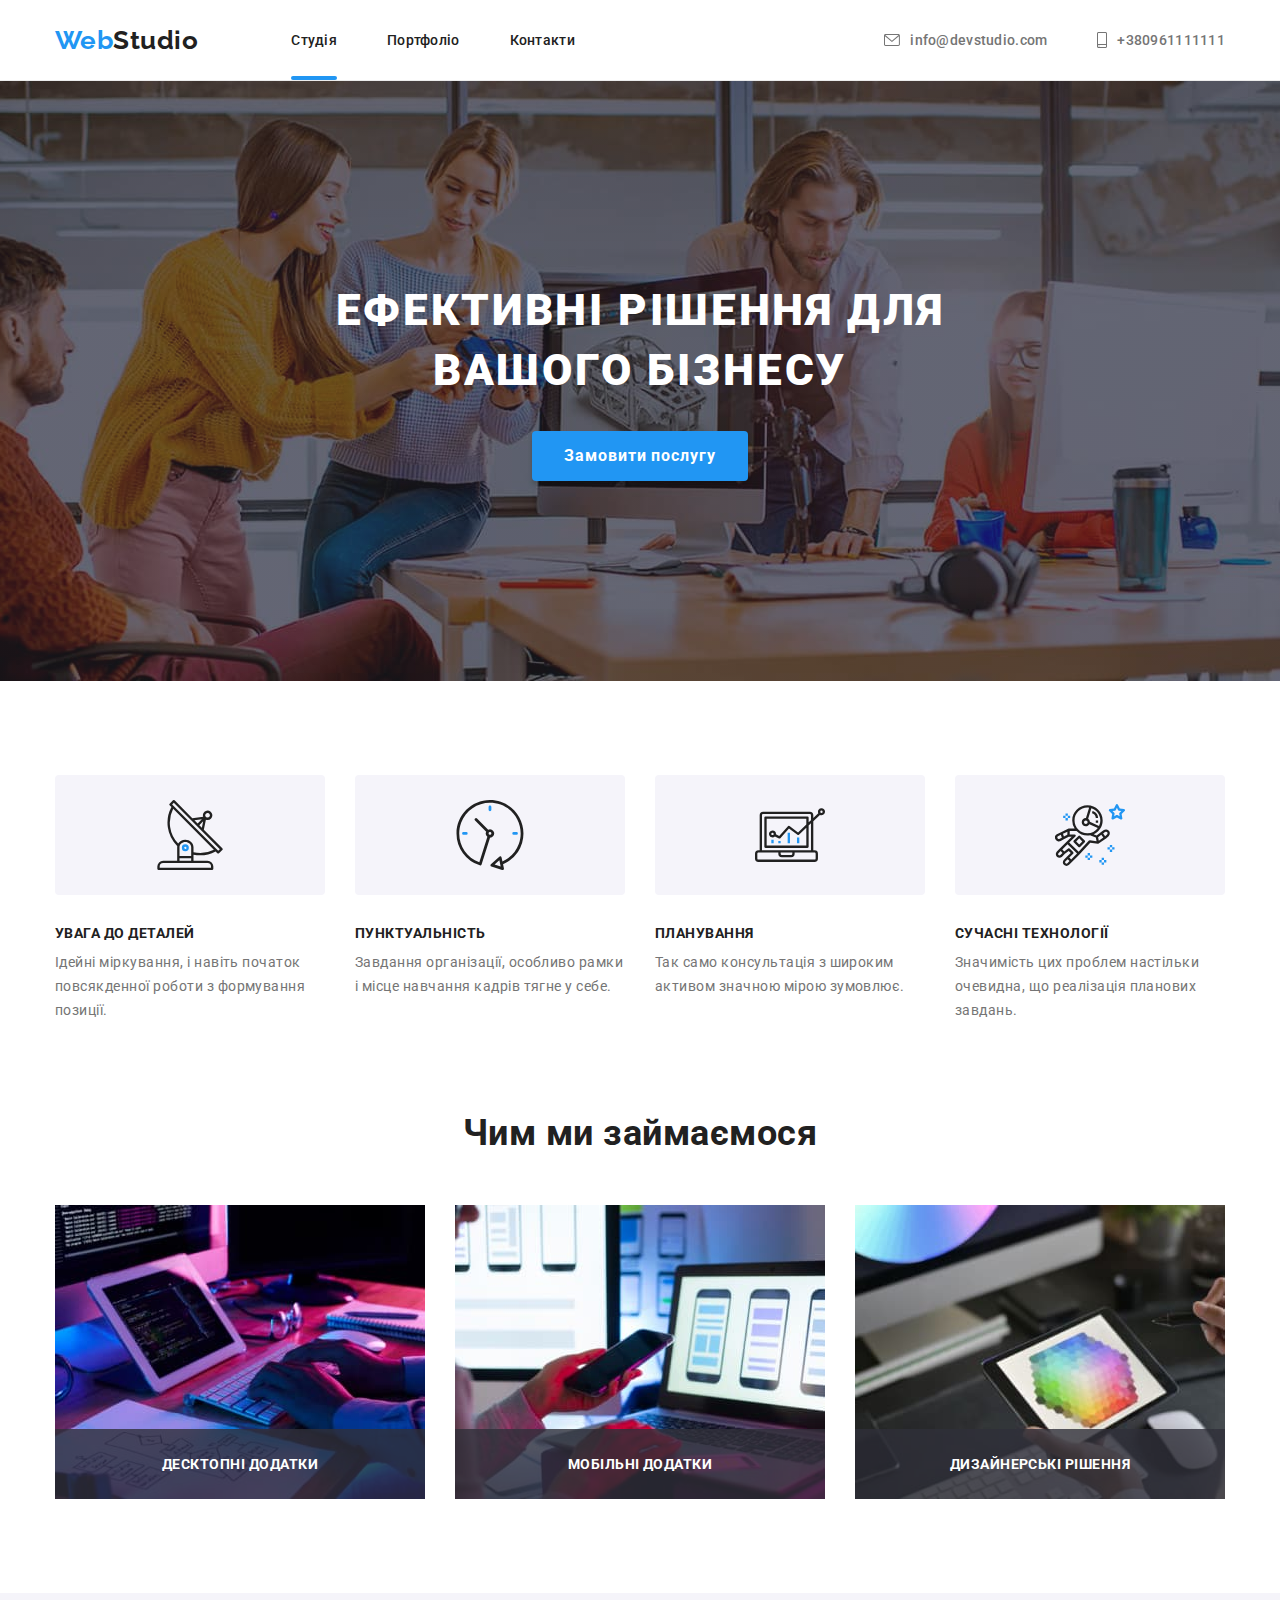
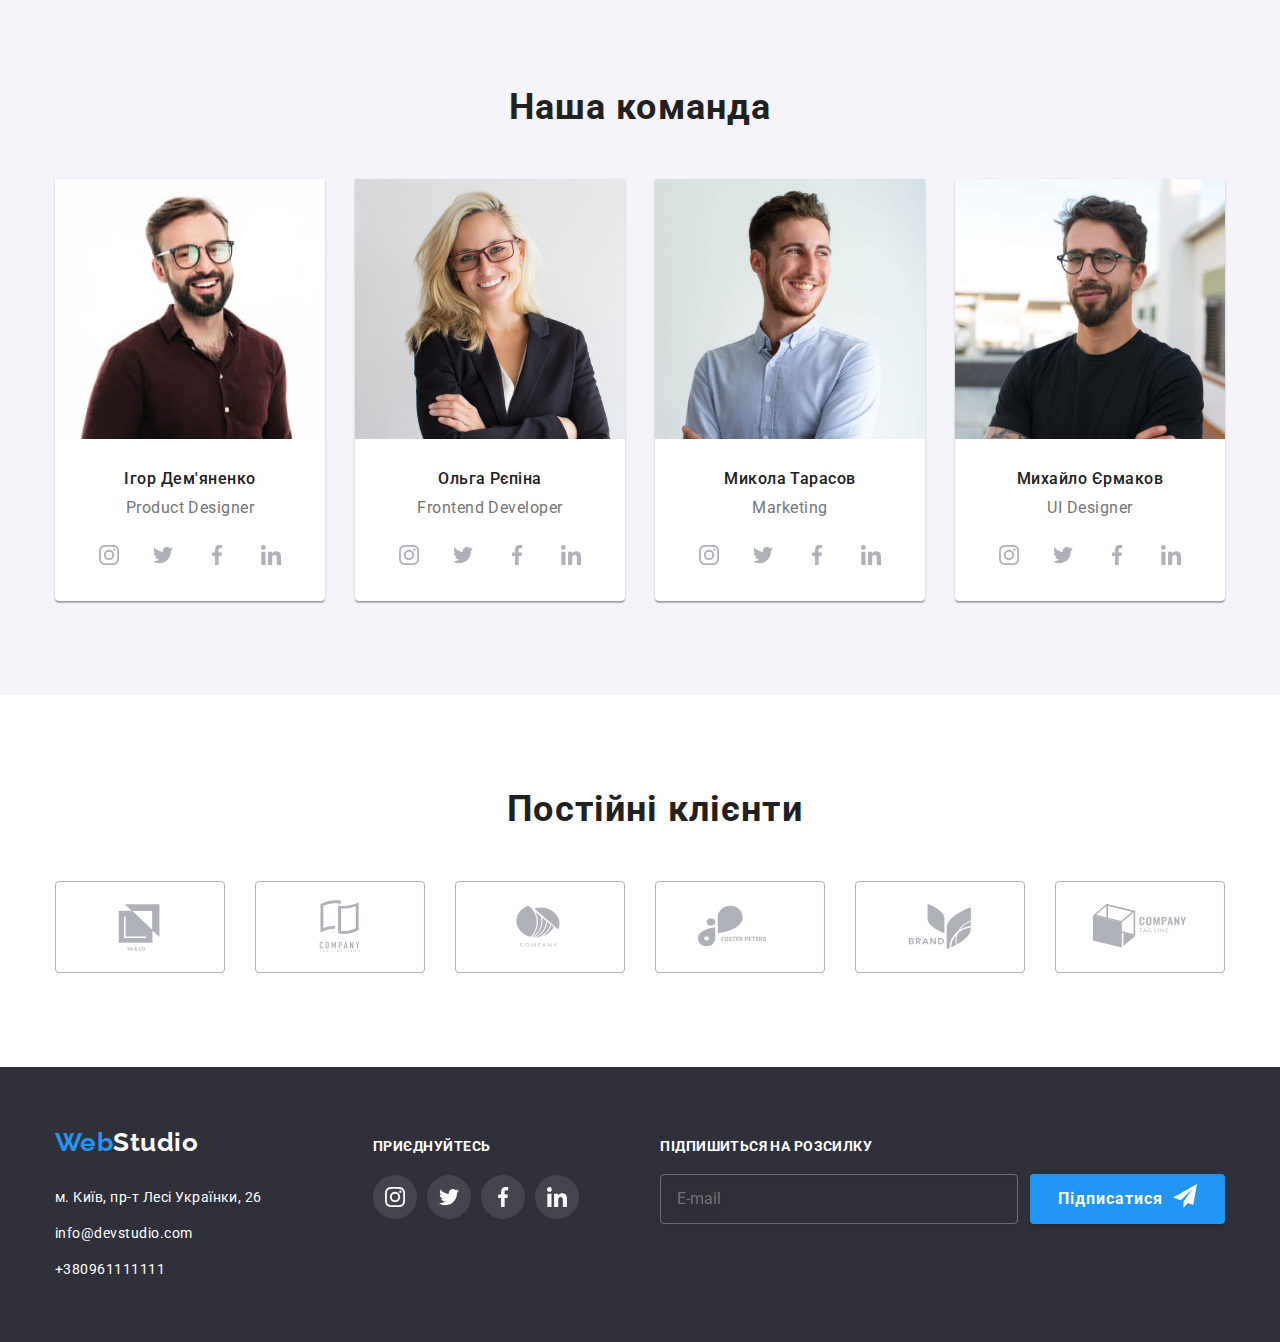
<file: index.html>
<!DOCTYPE html>
<html lang="uk">

<head>
    <meta charset="UTF-8">
    <meta http-equiv="X-UA-Compatible" content="IE=edge">
    <meta name="viewport" content="width=device-width>, initial-scale=1.0">
    <title>Studio</title>
    <!--Шрифти-->
    
    <link href="https://fonts.googleapis.com/css2?family=Oleo+Script&family=Raleway:wght@700&family=Roboto:wght@400;500;700;900&display=swap" rel="stylesheet">
   <!--Modern-normalize-->
   <link rel="stylesheet" href="https://cdn.jsdelivr.net/npm/modern-normalize@1.1.0/modern-normalize.min.css">
    <!--Стилі-->
    <link rel="stylesheet" href="./css/main.min.css">
</head>

<body class="page">
  
    <!--Шапка сторінки-->
     <header class="header">
      <div class="container">
      <div class="header__container">
        
            <!--Логотіп-->
            <a href="./index.html" lang="en" class="logo">Web<span class="logo--accent">Studio</span></a>
        
            <!--Навігація на інші сторінки-->
            <nav>
            <ul class="nav">
                <li class="nav__item"><a href="./index.html" class="nav__link nav__link--current">Студія</a></li>
                <li class="nav__item"><a href="./portfolio.html" class="nav__link">Портфоліо</a></li>
                <li class="nav__item"><a href="/Контакти" class="nav__link">Контакти</a></li>
            </ul>
            
           
            </nav>
      
            
       <!--Посилання на адресу електронної пошти та на номер телефону-->
            <ul class="header-contact">
             <li class="header-contact__item">
             
              <a class="header-contact__link" href="info@devstudio.com" >
                <svg class="header-contact__icons" width="16" height="12">
                  <use href="./images/icons.svg#icon-envelope-hover"></use>
                </svg>
                info@devstudio.com
              </a>
              
            </li>
             <li class="header-contact__item">
             
              <a class="header-contact__link" href="+380961111111" >
                <svg class="header-contact__icons" width="10" height="16">
                  <use href="./images/icons.svg#icon-smartphone"></use>
                </svg>
                +380961111111
              </a>
             
            </li>
            </ul>
            <button type="button" class="header__burger js-open-menu">
            
              <svg width="20" height="20" aria-label="Перемикач мобільного меню">
                <use href="./images/icons.svg#icon-menu"></use>
            
              </svg>
            </button>
     </div>
  </div>
    
     </header>
     
    <!--Унікальний контент сторінки-->
    <main>
        
        <!--Герой-->
        <section class="hero">
            
            <h1 class="hero__title">
              Ефективні рішення для вашого бізнесу
            </h1>
            
            <button class="hero__button button" type="button" data-modal-open>Замовити послугу</button>
           
            </div>
        
        </section>
        
     

        <!--Переваги-->
        <section class="advantages-section">
          <div class="advantages-section__container">
            
            
            <ul class="advantages-section__list">
                
                <li class="advantages-section__item">
                  <div class="advantages-section__icon">
                  <svg  width="70" height="70">
                    <use href="./images/icons.svg#icon-antenna"></use>
                  </svg>
                  </div>
                 <h2 class="advantages-section__title">УВАГА ДО ДЕТАЛЕЙ</h2>
                 <p class="advantages-section__text">Ідейні міркування, і навіть початок повсякденної роботи з формування позиції.</p>
                </li>
                <li class="advantages-section__item">
                  <div class="advantages-section__icon">
                  <svg  width="70" height="70">
                  <use href="./images/icons.svg#icon-clock"></use>
                  </svg>
                  </div>
                 <h2 class="advantages-section__title">ПУНКТУАЛЬНІСТЬ</h2>
                 <p class="advantages-section__text">Завдання організації, особливо рамки і місце навчання кадрів тягне у себе.</p> 
                </li>
                <li class="advantages-section__item">
                  <div class="advantages-section__icon">
                  <svg  width="70" height="70">
                    <use href="./images/icons.svg#icon-diagram"></use>
                  </svg>
                  </div>
                  <h2 class="advantages-section__title">ПЛАНУВАННЯ</h2>
                  <p class="advantages-section__text">Так само консультація з широким активом значною мірою зумовлює.</p>
                </li>
                <li class="advantages-section__item">
                  <div class="advantages-section__icon">
                  <svg  width="70" height="70">
                    <use href="./images/icons.svg#icon-astronaut"></use>
                  </svg>
                  </div>
                  <h2 class="advantages-section__title">СУЧАСНІ ТЕХНОЛОГІЇ</h2>
                  <p class="advantages-section__text">Значимість цих проблем настільки очевидна, що реалізація планових завдань.</p>
                </li>
                
            </ul>
            
          </div>
        </section>
      
     <!--Чим ми займаємось-->
     <section class="work-section">
      <div class="work-section__container">
       
          <h2 class="work-section__title">
             Чим ми займаємося
          </h2>
           <ul class="work-section__list">
              <li class="work-section__item">  
              <div class="work-section__thumb">
              <img 
              srcset="./images/box1-370.jpg 1x, ./images/box1-740@2x.jpg 2x" 
              src="./images/box1-370.jpg"
              alt="створення сайтів" width="370" height="294"
              >
              <div class="work-section__block">
              <p class="work-section__text">ДЕСКТОПНІ ДОДАТКИ</p>
               </div>
              </div>
              
              </li>
         
              <li class="work-section__item">
                <div class="work-section__thumb">
              <img 
              srcset="./images/box2-370.jpg 1x, ./images/box2-740@2x.jpg 2x"
              src="./images/box2-370.jpg" 
              alt="розробка мобільних додатків" width="370" height="294"
              >
              <div class="work-section__block">
                <p class="work-section__text">МОБІЛЬНІ ДОДАТКИ</p>
              </div>
                </div>
              </li>
         
              <li class="work-section__item">
                <div class="work-section__thumb">
                
              <img 
              srcset="./images/box3-370.jpg 1x, ./images/box3-740@2x.jpg 2x"
              src="./images/box3-370.jpg" 
              alt="вебдизайн" width="370" height="294"
              >
              <div class="work-section__block">
                <p class="work-section__text">ДИЗАЙНЕРСЬКІ РІШЕННЯ</p>
              </div>
              </div>
              </li>
          </ul>
        
        </div>
      </section>

      <!--Наша команда-->
      <section class="team-section">
        <div class="team-section__container">
        <h2 class="team-section__title">Наша команда</h2>
          <ul class="team-section__list">
              <li class="team-section__item">
                <picture>
                  <source srcset="./images/demyanenko.jpg 1x, ./images/demyanenko@2x.jpg 2x" media="(min-width: 1200px)"/>
                  <source srcset="./images/demyanenko-tablet.jpg 1x, ./images/demyanenko-tablet@2x.jpg 2x" media="(min-width: 768px)"/>
                  <img class="team-section__img" 
                  srcset="./images/demyanenko-mobile.jpg 1x, ./images/demyanenko-mobile@2x.jpg"
                  src="./images/demyanenko-mobile.jpg" alt="Чоловік в окулярах">
                </picture>
                 
                 <div class="team-section__block">
                 <h3 class="team-section__name">Ігор Дем'яненко</h3>
                 <p class="team-section__text">Product Designer</p>
                 <ul class="social-icon">
                  <li class="social-icon__item">
                    <div class="social-icon__place">
                    <a class="social-icon__link" href="#">
                      <svg  width="20" height="20">
                      <use href="./images/icons.svg#icon-instagram-2"></use>
                      </svg>
                    </a>
                    </div>
                  </li>
                  <li class="social-icon__item">
                    <div class="social-icon__place">
                    <a class="social-icon__link" href="#">
                    <svg width="20" height="20">
                    <use href="./images/icons.svg#icon-twitter-1"></use>
                    </svg>
                    </a>
                    </div>
                  </li>
                  <li class="social-icon__item">
                    <div class="social-icon__place">
                    <a class="social-icon__link" href="#">
                      <svg width="20" height="20">
                        <use href="./images/icons.svg#icon-facebook-1"></use>
                      </svg>
                      </a>
                      </div>
                  </li>
                  <li class="social-icon__item">
                    <div class="social-icon__place">
                    <a class="social-icon__link" href="#">
                      <svg width="20" height="20">
                      <use href="./images/icons.svg#icon-linkedin-1"></use>
                     </svg>
                    </a>
                    </div>
                  </li>
                 </ul>
                </div>
              </li>
            
              <li class="team-section__item">
                <picture>
                  <source srcset="./images/repina.jpg 1x, ./images/repina@2x.jpg 2x" media="(min-width: 1200px)" />
                  <source srcset="./images/repina-tablet.jpg 1x, ./images/repina-tablet@2x.jpg 2x" media="(min-width: 768px)" />
                  <img class="team-section__img" srcset="./images/repina-mobile.jpg 1x, ./images/repina-mobile@2x.jpg"
                    src="./images/repina-mobile.jpg " alt="Дівчина блондинка в окулярах">
                </picture>
                 
                <div class="team-section__block">
                 <h3 class="team-section__name">Ольга Рєпіна</h3>
                 <p class="team-section__text" lang="en">Frontend Developer</p>
                <ul class="social-icon">
                  <li class="social-icon__item">
                    <div class="social-icon__place">
                    <a class="social-icon__link" href="">
                      <svg width="20" height="20">
                        <use href="./images/icons.svg#icon-instagram-2"></use>
                      </svg>
                    </a>
                    </div>
                  </li>
                  <li class="social-icon__item">
                    <div class="social-icon__place">
                    <a class="social-icon__link" href="">
                      <svg width="20" height="20">
                        <use href="./images/icons.svg#icon-twitter-1"></use>
                      </svg>
                      </a>
                      
                  </li>
                  <li class="social-icon__item">
                    <div class="social-icon__place">
                    <a class="social-icon__link" href="">
                      <svg width="20" height="20">
                        <use href="./images/icons.svg#icon-facebook-1"></use>
                      </svg>
                      </a>
                      </div>
                  </li>
                  <li class="social-icon__item">
                    <div class="social-icon__place">
                    <a class="social-icon__link" href="">
                      <svg width="20" height="20">
                        <use href="./images/icons.svg#icon-linkedin-1"></use>
                      </svg>
                      </a>
                      </div>
                  </li>
                </ul>
                </div>
             </li>
            
              <li class="team-section__item">
               <picture>
  <source srcset="./images/foto3-270.jpg 1x, ./images/foto3-540@2x.jpg 2x" media="(min-width: 1200px)" />
  <source srcset="./images/tarasov-tablet.jpg 1x, ./images/tarasov-tablet@2x.jpg 2x" media="(min-width: 768px)" />
  <img class="team-section__img" srcset="./images/tarasov-mobile.jpg 1x, ./images/tarasov-mobile@2x.jpg 2x"
    src="./images/tarasov-mobile.jpg " alt="Чоловік усміхається">
               </picture>

               
                <div class="team-section__block">
                 <h3 class="team-section__name">Микола Тарасов</h3>
                 <p class="team-section__text" lang="en">Marketing</p>
                <ul class="social-icon">
                  <li class="social-icon__item">
                    <div class="social-icon__place">
                    <a class="social-icon__link" href="">
                      <svg width="20" height="20">
                        <use href="./images/icons.svg#icon-instagram-2"></use>
                      </svg>
                    </a>
                    </div>
                  </li>
                  <li class="social-icon__item">
                    <div class="social-icon__place">
                    <a class="social-icon__link" href="">
                      <svg width="20" height="20">
                        <use href="./images/icons.svg#icon-twitter-1"></use>
                      </svg>
                      </a>
                      </div>
                  </li>
                  <li class="social-icon__item">
                    <div class="social-icon__place">
                    <a class="social-icon__link" href="">
                      <svg width="20" height="20">
                        <use href="./images/icons.svg#icon-facebook-1"></use>
                      </svg>
                      </a>
                      </div>
                  </li>
                  <li class="social-icon__item">
                    <div class="social-icon__place">
                    <a class="social-icon__link" href="">
                      <svg  width="20" height="20">
                        <use href="./images/icons.svg#icon-linkedin-1"></use>
                      </svg>
                      </a>
                    </div>
                  </li>
                </ul>
                </div>
             </li>

             <li class="team-section__item">
<picture>
  <source srcset="./images/foto4-270.jpg 1x, ./images/foto4-540@2x.jpg 2x" media="(min-width: 1200px)" />
  <source srcset="./images/yermakov-tablet.jpg 1x, ./images/yermakov-tablet@2x.jpg 2x" media="(min-width: 768px)" />
  <img class="team-section__img" srcset="./images/yermakov-mobile.jpg 1x, ./images/yermakov-mobile@2x.jpg 2x"
    src="./images/yermakov-mobile.jpg " alt="Красавчик в окулярах посміхається">
</picture>
                <div class="team-section__block">
                 <h3 class="team-section__name">Михайло Єрмаков</h3>
                 <p class="team-section__text" lang="en">UI Designer</p>
                
                 <ul class="social-icon">
                  <li class="social-icon__item">
                    <div class="social-icon__place">
                    <a class="social-icon__link" href="">
                      <svg width="20" height="20">
                        <use href="./images/icons.svg#icon-instagram-2"></use>
                      </svg>
                    </a>
                    </div>
                  </li>
                  <li class="social-icon__item">
                    <div class="social-icon__place">
                    <a class="social-icon__link" href="">
                      <svg width="20" height="20">
                        <use href="./images/icons.svg#icon-twitter-1"></use>
                      </svg>
                      </a>
                      </div>
                  </li>
                  <li class="social-icon__item">
                    <div class="social-icon__place">
                    <a class="social-icon__link" href="">
                      <svg width="20" height="20">
                        <use href="./images/icons.svg#icon-facebook-1"></use>
                      </svg>
                      </a>
                      </div>
                  </li>
                  <li class="social-icon__item">
                    <div class="social-icon__place">
                    <a class="social-icon__link" href="">
                      <svg width="20" height="20">
                        <use href="./images/icons.svg#icon-linkedin-1"></use>
                      </svg>
                      </a>
                      </div>
                  </li>
                </ul>
                </div>
             </li>
             
          </ul>
        
        </div>
        </section>

        <section class="clients-section">
          <div class="clients-section__container">
           <h2 class="clients-section__title">Постійні клієнти</h2>
            <ul class="client-section__list">
              <li class="client-section__item">
                
                  <a class="client-section__icon" href="">
               <svg width="106" height="60">
               <use href="./images/icons.svg#icon-Logo1"></use>
               </svg>
              </a>
              
            </li>
              <li class="client-section__item">
                
                  <a class="client-section__icon" href="">
                <svg width="106" height="60">
                <use href="./images/icons.svg#icon-Logo2"></use>
                </svg>
                </a>
                
              </li>
              <li class="client-section__item">
               
                  <a class="client-section__icon" href="">
                <svg  width="106" height="60">
                <use href="./images/icons.svg#icon-Logo3"></use>
                </svg>
                </a>
               
              </li>
              <li class="client-item">
               
                  <a class="client-section__icon" href="">
                <svg width="106" height="60">
                  <use href="./images/icons.svg#icon-Logo4"></use>
                </svg>
                </a>
                
              </li>
              <li class="client-section__item">
               
                  <a class="client-section__icon" href="">
                <svg  width="106" height="60">
                  <use href="./images/icons.svg#icon-Logo5"></use>
                </svg>
                </a>
                
              </li>
              <li class="client-section__item">
                
                  <a class="client-section__icon" href="">
                <svg width="106" height="60">
                <use href="./images/icons.svg#icon-Logo6"></use>
                </svg>
                </a>
                
              </li>
          </ul>
          </div>
        </section>
    
      </main>
    
       <!--Підвал сторінки-->
       <footer class="footer">
        <div class="footer__container">
          <div class="footer-adress">
            <a href="./index.html" lang="en" class="logo logo__footer">Web<span class="logo__footer--accent">Studio</span></a>
           <address class="footer-address__link">
           <p class="footer-address__text">
            м. Київ, пр-т Лесі Українки, 26
           </p>
            <ul>
           <li class="footer__mail"><a href="info@devstudio.com" class="footer__contact">info@devstudio.com</a></li>
           <li><a href="+380961111111" class="footer__contact">+380961111111</a></li>
            </ul>
           </address>
          </div>

         <div class="footer__join">
          <h3 class="footer__join-title">приєднуйтесь</h3>
        <ul class="social-icon">
          <li class="social-icon__item social-icon__footer-item">
            <div class="social-icon__place social-icon__footer-place">
              <a class="social-icon__link social-icon__footer-link" href="">
                <svg width="20" height="20">
                  <use href="./images/icons.svg#icon-instagram-2"></use>
                </svg>
              </a>
            </div>
          </li>
          <li class="social-icon__item">
            <div class="social-icon__place social-icon__footer-place">
              <a class="social-icon__link social-icon__footer-link" href="">
                <svg width="20" height="20">
                  <use href="./images/icons.svg#icon-twitter-1"></use>
                </svg>
              </a>
            </div>
          </li>
          <li class="social-icon__item">
            <div class="social-icon__place social-icon__footer-place">
              <a class="social-icon__link social-icon__footer-link" href="">
                <svg width="20" height="20">
                  <use href="./images/icons.svg#icon-facebook-1"></use>
                </svg>
              </a>
            </div>
          </li>
          <li class="social-icon__item">
            <div class="social-icon__place social-icon__footer-place">
              <a class="social-icon__link social-icon__footer-link" href="">
                <svg width="20" height="20">
                  <use href="./images/icons.svg#icon-linkedin-1"></use>
                </svg>
              </a>
            </div>
          </li>
        </ul>
         </div>

        
          <div class="sign">
            <h3 class="sign__title">ПІДПИШИТЬСЯ НА РОЗСИЛКУ</h3>
            <form class="form-sign">
          
             <input class="form-sign__input" type="email" id="email" name="email" placeholder="E-mail">
             <button type="button" class="button footer-button">
              Підписатися
            <svg class="footer-button__send-icon" width="24" height="24">
              <use href="./images/icons.svg#icon-icon-send"></use>
            </svg>
            </button>
           </form>
         </div>
      </div>
      </footer>
  
   
   <div class="backdrop is-hidden" data-modal>
      <div class="modal">
        
       <button class="close" data-modal-close>
         <svg class="close__icon" width="30" height="30">
          <use href="./images/icons.svg#icon-close-1"></use>
         </svg>
       </button>
<form class="modal-form">
    <h2 class="modal-form__title">Залиште свої дані, ми вам передзвонимо</h2>
   
      <label class="modal-form__label" for="user-name">Ім'я</label>
      <div class="form-field">
        <input class="form-field__input" id="user-name" type="text" name="user-name">
       <svg class="form-field__icon" width="18" height="18">
        <use href="./images/icons.svg#icon-person-black-18dp-1"></use>
      </svg>
    </div>
      
      <label class="modal-form__label" for="tel">Телефон</label>
      <div class="form-field">
        <input class="form-field__input" id="tel" type="tel" name="tel">
        <svg class="form-field__icon" width="18" height="18">
          <use href="./images/icons.svg#icon-phone-black-18dp-1"></use>
        </svg>
      </div>
      
      <label class="modal-form__label" for="email">Пошта</label>
      <div class="form-field">
        <input class="form-field__input" id="email" type="email" name="email">
        <svg class="form-field__icon" width="18" height="18">
          <use href="./images/icons.svg#icon-email-black-18dp-1"></use>
        </svg>
      </div>
      
      <label class="modal-form__comment" for="comment">Коментар</label>
      <div class="form-field">
        
      <textarea class="form-field__textarea" name="comment" id="comment" rows="8" placeholder="Введіть текст"></textarea>
    </div>

    
      
      <div class="checkbox">
        <label for="checkbox" class="checkbox__label">
        <input 
        class="checkbox__input" 
        type="checkbox" 
        name="conditions" 
        id="checkbox"/>
        <svg class="checkbox__icon">
          <use href="./images/icons.svg#Vector"></use>
        </svg>
        Погоджуюся з розсилкою та приймаю <a href="#">Умови договору</a></label>
        
      </div>
      
      
      <button type="submit" class="button button__form">Відправити</button>
        
        </form>
      </div>
   </div>
   
   <!--мобільне меню-->
  <div class="mobile-menu js-menu-container">
  <div class="mobile-menu__container"  id="mobile-menu">
    <button class="mobile-menu__close js-close-menu">
      <svg class="mobile-menu__icon" width="40" height="40" aria-label="Перемикач мобільного меню">
        <use class="menu-button__cross" href="./images/icons.svg#icon-close_mobile"></use>
      </svg>
    </button>
    
<ul class="nav-menu">
  <li class="nav-menu__item">
    <a href="./index.html" class="nav-menu__link mobile-menu__link--current">Студія</a>
  </li>
  <li class="nav-menu__item">
    <a href="./portfolio.html" class="nav-menu__link">Портфоліо</a>
  </li>
  <li class="nav-menu__item">
    <a href="#" class="nav-menu__link">Контакти</a>
  </li>
</ul>
<ul class="contacts-menu">
  <li class="contacts-menu__item">
    <a href="tel:+380961111111" class="contacts-menu__tel"> +38 096 111 11 11 </a>
  </li>
  <li class="contacts-menu__item">
    <a href="mailto:info@devstudio.com" class="contacts-menu__mail"> info@devstudio.com </a>
  </li>
</ul>
<ul class="social-menu">
  <li class="social-menu__item">
    <a href="#" class="social-menu__link">Instagram</a>
  </li>
  <li class="social-menu__item">
    <a href="#" class="social-menu__link">Twitter</a>
  </li>
  <li class="social-menu__item">
    <a href="#" class="social-menu__link">Facebook</a>
  </li>
  <li class="social-menu__item">
    <a href="#" class="social-menu__link">LinkedIn</a>
  </li>
</ul>
</div>
   </div>

<script src="./js/modal.js"></script>
<script src="./js/mobile-menu.js"></script>
</body>

</html>
</file>
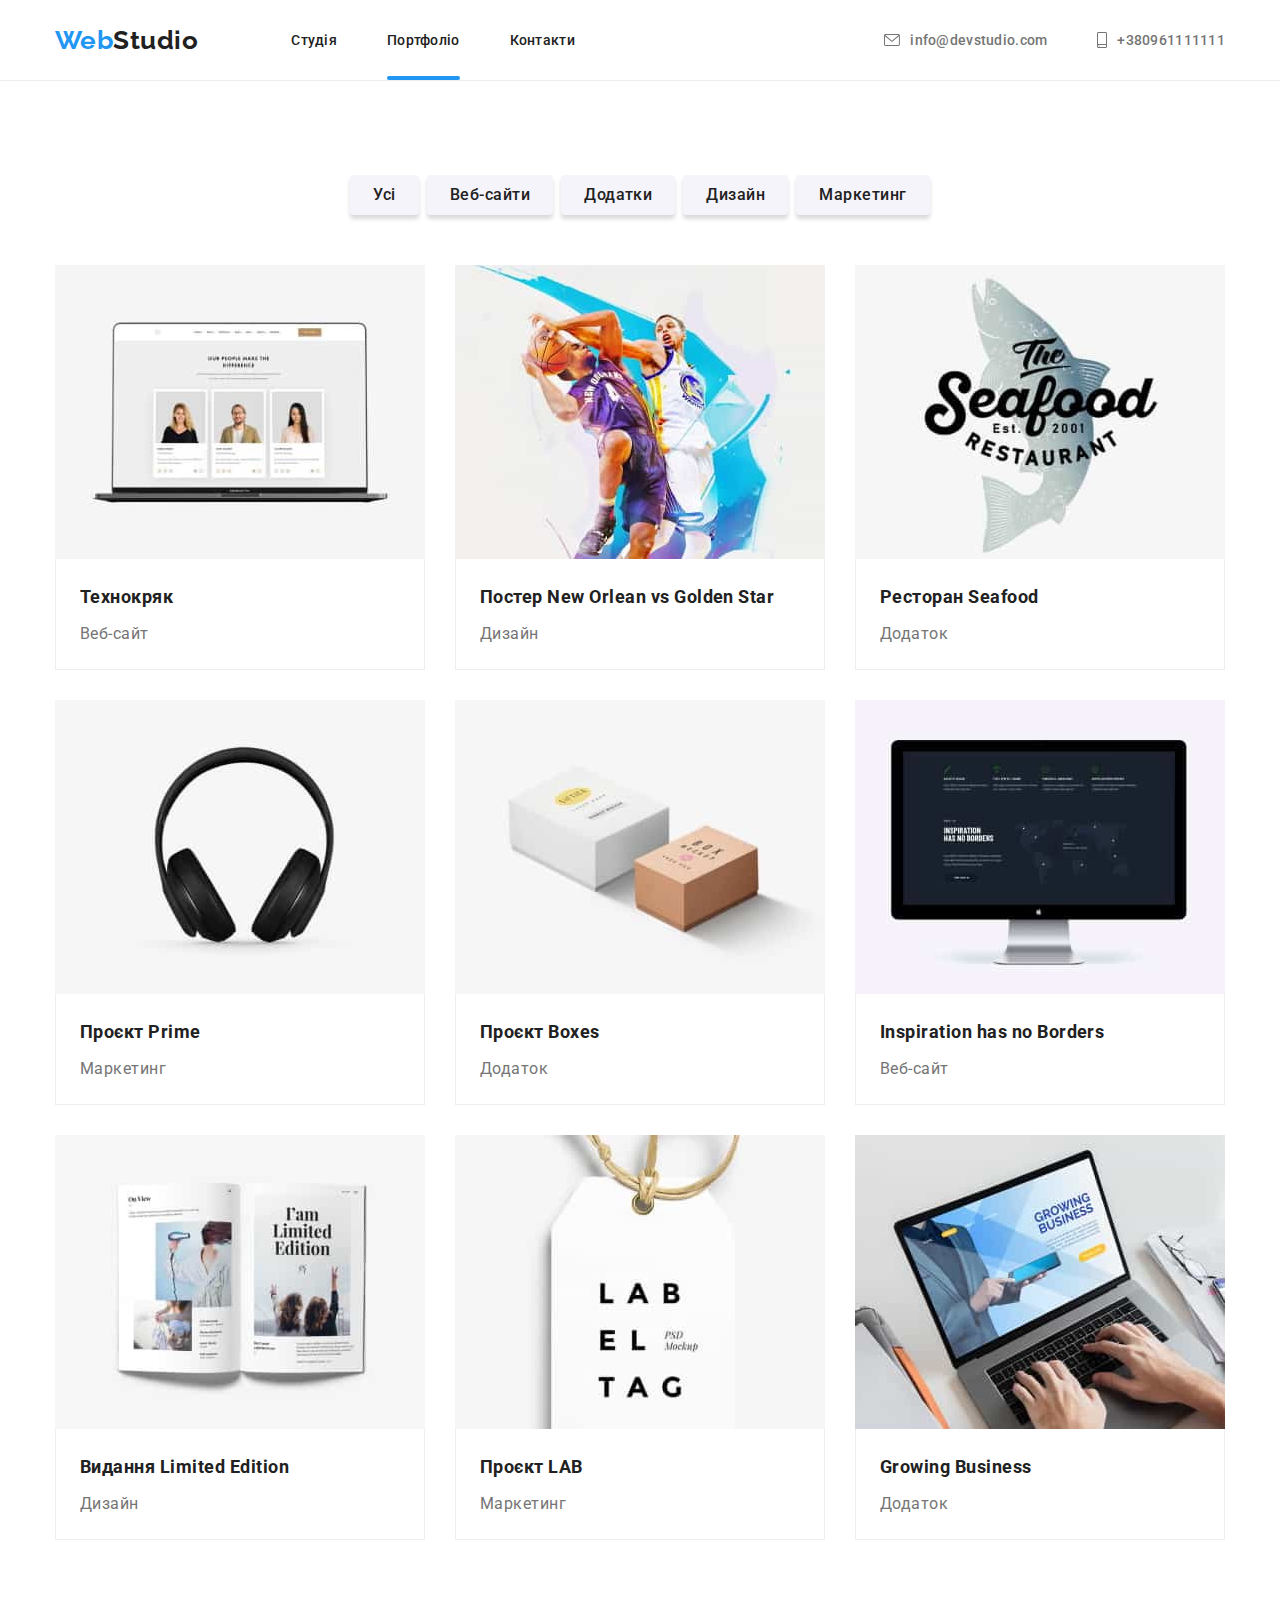
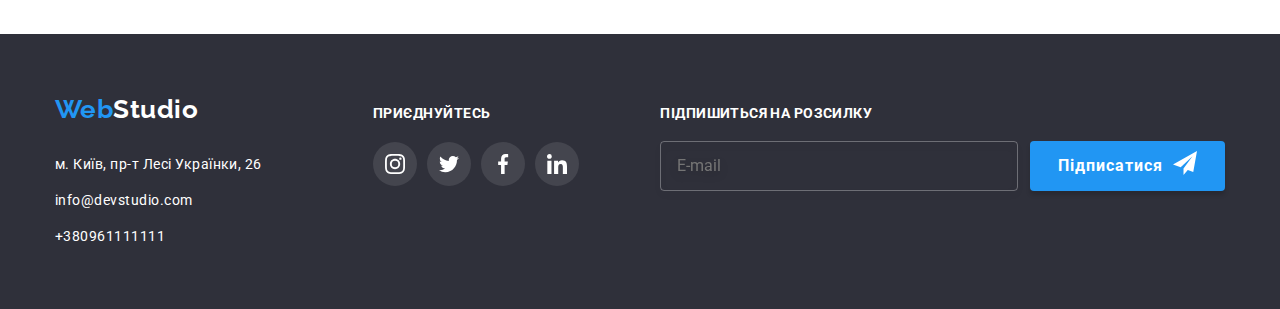
<file: portfolio.html>
<!DOCTYPE html>
<html lang="uk">

<head>
    <meta charset="UTF-8">
    <meta http-equiv="X-UA-Compatible" content="IE=edge">
    <meta name="viewport" content="width=device-width>, initial-scale=1.0">
    <title>Document</title>
    <!--Шрифти-->
    <link
        href="https://fonts.googleapis.com/css2?family=Oleo+Script&family=Raleway:wght@700&family=Roboto:wght@400;500;700;900&display=swap"
        rel="stylesheet">
    <!--Modern-normalize-->
    <link rel="stylesheet" href="https://cdn.jsdelivr.net/npm/modern-normalize@1.1.0/modern-normalize.min.css">
    <!--Стилі-->
    <link rel="stylesheet" href="./css/main.min.css">
</head>

<body class="page">

    <!--Сторінка портфоліо-->
    <h1 class="visually-hidden">portfolio-title</h1>
    <!--Шапка сторінки-->
    <header class="header">
        <div class="container">
            <div class="header__container">
    
                <!--Логотіп-->
                <a href="./index.html" lang="en" class="logo">Web<span class="logo--accent">Studio</span></a>
    
                <!--Навігація на інші сторінки-->
                <nav>
                    <ul class="nav">
                        <li class="nav__item"><a href="./index.html" class="nav__link">Студія</a></li>
                        <li class="nav__item"><a href="./index.html" class="nav__link nav__link--current">Портфоліо</a></li>
                        <li class="nav__item"><a href="/Контакти" class="nav__link">Контакти</a></li>
                    </ul>
                </nav>
    
    
                <!--Посилання на адресу електронної пошти та на номер телефону-->
                <ul class="header-contact">
                    <li class="header-contact__item">
    
                        <a class="header-contact__link" href="info@devstudio.com">
                            <svg class="header-contact__icons" width="16" height="12">
                                <use href="./images/icons.svg#icon-envelope-hover"></use>
                            </svg>
                            info@devstudio.com
                        </a>
    
                    </li>
                    <li class="header-contact__item">
    
                        <a class="header-contact__link" href="+380961111111">
                            <svg class="header-contact__icons" width="10" height="16">
                                <use href="./images/icons.svg#icon-smartphone"></use>
                            </svg>
                            +380961111111
                        </a>
    
                    </li>
                </ul>
                <button type="button" class="header__burger js-open-menu">
                
                    <svg width="40" height="40" aria-label="Перемикач мобільного меню">
                        <use href="./images/icons.svg#icon-menu"></use>
                
                    </svg>
                </button>
            </div>
        </div>
    
    </header>
    <!--Унікальний контент сторінки-->
    <main>
        <!--Заголовок секції-->
        <h2 class="visually-hidden">section-title</h2>
        <!--Фільтр на сторінці Портфоліо-->
        <section class="portfolio-section">
            <div class="portfolio-section__container">
                <div class="filter">
                    <ul class="filter__list">
                        <li class="filter__item"><button class="button filter__button" type="button">Усі</button></li>
                        <li class="filter__item"><button class="button filter__button" type="button">Веб-сайти</button></li>
                        <li class="filter__item"><button class="button filter__button" type="button">Додатки</button></li>
                        <li class="filter__item"><button class="button filter__button" type="button">Дизайн</button></li>
                        <li class="filter__item"><button class="button filter__button" type="button">Маркетинг</button></li>
                    </ul>

                </div>

                
                <ul class="projects">
                    <li class="projects__item">
                        
                        <div class="projects__card-overlay">
<picture>
    <source srcset="
                        ./images/1-370.jpg 1x,
                        ./images/1-740@2x.jpg 2x
                      " media="(min-width: 1200px)" />
    <source srcset="
                        ./images/box1-tablet.jpg    1x,
                        ./images/box1-tablet@2x.jpg 2x
                      " media="(min-width: 768px)" />
    <img srcset="
                        ./images/box1-mobile.jpg 1x,
                        ./images/box1-mobile@2x.jpg 2x
                      " src="./images/box1-mobile.jpg" alt="зображення ноутбука з сайтом" class="projects__img" />
</picture>

                          
                            <div class="projects__overlay-text">
                                <p class="projects__otherside-text">Ресурс пропонує комплексні пропозиції з різним рівнем
                                    функціоналу та сервісів. Все це дозволить відвідувачу отримати
                                    вичерпні відомості про компанію чи приватну особу.</p>
                            </div>
                        </div>
                        <div class="projects__text">
                            <h3 class="projects__title">Технокряк</h3>
                            <p class="projects__description">Веб-сайт</p>
                        </div>
                        
                    </li>

                    <li class="projects__item">
                        <div class="projects__card-overlay">
                            <picture>
                                <source srcset="
                                                    ./images/2-370.jpg 1x,
                                                    ./images/2-740@2x.jpg 2x
                                                  " media="(min-width: 1200px)" />
                                <source srcset="
                                                    ./images/box2-tablet.jpg 1x,
                                                    ./images/box2-tablet@2x.jpg 2x
                                                  " media="(min-width: 768px)" />
                                <img srcset="
                                                    ./images/box2-mobile.jpg 1x,
                                                    ./images/box2-mobile@2x.jpg 2x
                                                  " src="./images/box2-mobile.jpg" alt="постер гра в баскетбол Нью Орлеан проти Голден Стар" class="projects__img" />
                            </picture>

                            
                            <div class="projects__overlay-text">
                                <p class="projects__otherside-text">Ресурс пропонує комплексні пропозиції з різним рівнем
                                    функціоналу та сервісів. Все це
                                    дозволить відвідувачу отримати
                                    вичерпні відомості про компанію чи приватну особу.</p>
                            </div>
                        </div>
                        <div class="projects__text">
                            <h3 class="projects__title">Постер <span lang="en">New Orlean vs Golden Star</span>
                            </h3>
                            <p class="projects__description">Дизайн</p>
                        </div>
                    </li>

                    <li class="projects__item">
                        <div class="projects__card-overlay">
                          <picture>
                                   <source srcset="./images/3-370.jpg 1x,
                                                    ./images/3-740@2x.jpg 2x
                                                  "media="(min-width: 1200px)" />
                                    <source srcset="
                                                    ./images/box3-tablet.jpg    1x,
                                                    ./images/box3-tablet@2x.jpg 2x
                                                  "media="(min-width: 768px)" />
                                    <img srcset="
                                                    ./images/box3-mobile.jpg    1x,
                                                    ./images/box3-mobile@2x.jpg 2x
                                                  "src="./images/box3-mobile.jpg"
        alt="логотип риба з надписом Сі Фуд" class="projects__img" />
</picture>

                           
                            <div class="projects__overlay-text">
                                <p class="projects__otherside-text">Ресурс пропонує комплексні пропозиції з різним рівнем
                                    функціоналу та сервісів. Все це
                                    дозволить відвідувачу отримати
                                    вичерпні відомості про компанію чи приватну особу.
                                </p>
                            </div>
                        </div>
                        <div class="projects__text">
                            <h3 class="projects__title">Ресторан <span lang="en">Seafood</span></h3>

                            <p class="projects__description">Додаток</p>
                        </div>
                    </li>

                    <li class="projects__item">
                        <div class="projects__card-overlay">
                            <picture>
                                <source srcset="
                                                                                ./images/4-370.jpg 1x,
                                                                                ./images/4-740@2x.jpg 2x
                                                                              " media="(min-width: 1200px)" />
                                <source srcset="
                                                                                ./images/box4-tablet.jpg    1x,
                                                                                ./images/box4-tablet@2x.jpg 2x
                                                                              " media="(min-width: 768px)" />
                                <img srcset="
                                                                                ./images/box4-mobile.jpg    1x,
                                                                                ./images/box4-mobile@2x.jpg 2x
                                                                              " src="./images/box4-mobile.jpg" alt="навушники чорного кольору"
                                    class="projects__img" />
                            </picture>

                            
                            <div class="projects__overlay-text">
                                <p class="projects__otherside-text">Ресурс пропонує комплексні пропозиції з різним рівнем
                                    функціоналу та сервісів. Все це
                                    дозволить відвідувачу отримати
                                    вичерпні відомості про компанію чи приватну особу.
                                </p>
                            </div>
                        </div>
                        <div class="projects__text">
                            <h3 class="projects__title">Проєкт <span lang="en">Prime</span></h3>
                            <p class="projects__description">Маркетинг</p>
                        </div>
                    </li>

                    <li class="projects__item">
                        <div class="projects__card-overlay">
<picture>
    <source srcset="
                                                                                ./images/5-370.jpg 1x,
                                                                                ./images/5-740@2x.jpg 2x
                                                                              " media="(min-width: 1200px)" />
    <source srcset="
                                                                                ./images/box5-tablet.jpg    1x,
                                                                                ./images/box5-tablet@2x.jpg 2x
                                                                              " media="(min-width: 768px)" />
    <img srcset="
                                                                                ./images/box5-mobile.jpg    1x,
                                                                                ./images/box5-mobile@2x.jpg 2x
                                                                              " src="./images/box5-mobile.jpg"
        alt="Дві картонні коробки" class="projects__img" />
</picture>

                           
                            <div class="projects__overlay-text">
                                <p class="projects__otherside-text">Ресурс пропонує комплексні пропозиції з різним рівнем
                                    функціоналу та сервісів. Все це
                                    дозволить відвідувачу отримати
                                    вичерпні відомості про компанію чи приватну особу.
                                </p>
                            </div>
                        </div>
                        <div class="projects__text">
                            <h3 class="projects__title">Проєкт <span lang="en">Boxes</span></h3>
                            <p class="projects__description">Додаток</p>
                        </div>
                    </li>

                    <li class="projects__item">
                        <div class="projects__card-overlay">
<picture>
    <source srcset="
                                                                                ./images/6-370.jpg 1x,
                                                                                ./images/6-740@2x.jpg 2x
                                                                              " media="(min-width: 1200px)" />
    <source srcset="
                                                                                ./images/box6-tablet.jpg    1x,
                                                                                ./images/box6-tablet@2x.jpg 2x
                                                                              " media="(min-width: 768px)" />
    <img srcset="
                                                                                ./images/box6-mobile.jpg    1x,
                                                                                ./images/box6-mobile@2x.jpg 2x
                                                                              " src="./images/box6-mobile.jpg"
        alt="Моноблок Apple з зображенням карти світу" class="projects__img" />
</picture>

                            
                            <div class="projects__overlay-text">
                                <p class="projects__otherside-text">Ресурс пропонує комплексні пропозиції з різним рівнем
                                    функціоналу та сервісів. Все це
                                    дозволить відвідувачу отримати
                                    вичерпні відомості про компанію чи приватну особу.
                                </p>
                            </div>
                        </div>
                        <div class="projects__text">
                            <h3 class="projects__title" lang="en">Inspiration has no Borders</h3>
                            <p class="projects__description">Веб-сайт</p>
                        </div>

                    </li>

                    <li class="projects__item">
                        <div class="projects__card-overlay">
<picture>
    <source srcset="
                                                                                ./images/7-370.jpg 1x,
                                                                                ./images/7-740@2x.jpg 2x
                                                                              " media="(min-width: 1200px)" />
    <source srcset="
                                                                                ./images/box7-tablet.jpg    1x,
                                                                                ./images/box7-tablet@2x.jpg 2x
                                                                              " media="(min-width: 768px)" />
    <img srcset="
                                                                                ./images/box7-mobile.jpg    1x,
                                                                                ./images/box7-mobile@2x.jpg 2x
                                                                              " src="./images/box7-mobile.jpg"
        alt="Журнал з надписом Лімітед едішен з зображенням дівчат" class="projects__img" />
</picture>

                            
                            <div class="projects__overlay-text">
                                <p class="projects__otherside-text">Ресурс пропонує комплексні пропозиції з різним рівнем
                                    функціоналу та сервісів. Все це
                                    дозволить відвідувачу отримати
                                    вичерпні відомості про компанію чи приватну особу.
                                </p>
                            </div>
                        </div>
                        <div class="projects__text">
                            <h3 class="projects__title">Видання <span lang="en">Limited Edition</span></h3>
                            <p class="projects__description">Дизайн</p>
                        </div>
                    </li>

                    <li class="projects__item">
                        <div class="projects__card-overlay">
                            <picture>
                                <source srcset="
                                                                                                            ./images/8-370.jpg 1x,
                                                                                                            ./images/8-740@2x.jpg 2x
                                                                                                          " media="(min-width: 1200px)" />
                                <source srcset="
                                                                                                            ./images/box8-tablet.jpg    1x,
                                                                                                            ./images/box8-tablet@2x.jpg 2x
                                                                                                          " media="(min-width: 768px)" />
                                <img srcset="
                                                                                                            ./images/box8-mobile.jpg    1x,
                                                                                                            ./images/box8-mobile@2x.jpg 2x
                                                                                                          " src="./images/box8-mobile.jpg"
                                    alt="Бірка з надписом Lab El Tag" class="projects__img" />
                            </picture>
                            
                            <div class="projects__overlay-text">
                                <p class="projects__otherside-text">Ресурс пропонує комплексні пропозиції з різним рівнем
                                    функціоналу та сервісів. Все це
                                    дозволить відвідувачу отримати
                                    вичерпні відомості про компанію чи приватну особу.
                                </p>
                            </div>
                        </div>
                        <div class="projects__text">
                            <h3 class="projects__title">Проєкт <span lang="en">LAB</span></h3>
                            <p class="projects__description">Маркетинг</p>
                        </div>
                    </li>

                    <li class="projects__item">
                        <div class="projects__card-overlay">
                            <picture>
                                <source srcset="
                                                                                                                                        ./images/9-370.jpg 1x,
                                                                                                                                        ./images/9-740@2x.jpg 2x
                                                                                                                                      "
                                    media="(min-width: 1200px)" />
                                <source srcset="
                                                                                                                                        ./images/box9-tablet.jpg    1x,
                                                                                                                                        ./images/box9-tablet@2x.jpg 2x
                                                                                                                                      "
                                    media="(min-width: 768px)" />
                                <img srcset="
                                                                                                                                        ./images/box9-mobile.jpg    1x,
                                                                                                                                        ./images/box9-mobile@2x.jpg 2x
                                                                                                                                      "
                                    src="./images/box9-mobile.jpg" alt="Руки чоловіка друкують на клавіатурі ноутбука, на екрані зображення частини чоловіка з планшетом" class="projects__img" />
                            </picture>
                            
                            <div class="projects__overlay-text">
                                <p class="projects__otherside-text">Ресурс пропонує комплексні пропозиції з різним рівнем
                                    функціоналу та сервісів. Все це
                                    дозволить відвідувачу отримати
                                    вичерпні відомості про компанію чи приватну особу.
                                </p>
                            </div>
                        </div>
                        <div class="projects__text">
                            <h3 class="projects__title" lang="en">Growing Business</h3>
                            <p class="projects__description">Додаток</p>
                        </div>
                    </li>

                </ul>

            </div>
        </section>
    </main>

    <!--Підвал сторінки-->

<footer class="footer">
    <div class="footer__container">
        <div class="footer-adress">
            <a href="./index.html" lang="en" class="logo logo__footer">Web<span
                    class="logo__footer--accent">Studio</span></a>
            <address class="footer-address__link">
                <p class="footer-address__text">
                    м. Київ, пр-т Лесі Українки, 26
                </p>
                <ul>
                    <li class="footer__mail"><a href="info@devstudio.com" class="footer__contact">info@devstudio.com</a>
                    </li>
                    <li><a href="+380961111111" class="footer__contact">+380961111111</a></li>
                </ul>
            </address>
        </div>

        <div class="footer__join">
            <h3 class="footer__join-title">приєднуйтесь</h3>
            <ul class="social-icon">
                <li class="social-icon__item social-icon__footer-item">
                    <div class="social-icon__place social-icon__footer-place">
                        <a class="social-icon__link social-icon__footer-link" href="">
                            <svg width="20" height="20">
                                <use href="./images/icons.svg#icon-instagram-2"></use>
                            </svg>
                        </a>
                    </div>
                </li>
                <li class="social-icon__item">
                    <div class="social-icon__place social-icon__footer-place">
                        <a class="social-icon__link social-icon__footer-link" href="">
                            <svg width="20" height="20">
                                <use href="./images/icons.svg#icon-twitter-1"></use>
                            </svg>
                        </a>
                    </div>
                </li>
                <li class="social-icon__item">
                    <div class="social-icon__place social-icon__footer-place">
                        <a class="social-icon__link social-icon__footer-link" href="">
                            <svg width="20" height="20">
                                <use href="./images/icons.svg#icon-facebook-1"></use>
                            </svg>
                        </a>
                    </div>
                </li>
                <li class="social-icon__item">
                    <div class="social-icon__place social-icon__footer-place">
                        <a class="social-icon__link social-icon__footer-link" href="">
                            <svg width="20" height="20">
                                <use href="./images/icons.svg#icon-linkedin-1"></use>
                            </svg>
                        </a>
                    </div>
                </li>
            </ul>
        </div>


        <div class="sign">
            <h3 class="sign__title">ПІДПИШИТЬСЯ НА РОЗСИЛКУ</h3>
            <form class="form-sign">

                <input class="form-sign__input" type="email" id="email" name="email" placeholder="E-mail">
                <button type="button" class="button footer-button">
                    Підписатися
                    <svg class="footer-button__send-icon" width="24" height="24">
                        <use href="./images/icons.svg#icon-icon-send"></use>
                    </svg>
                </button>
            </form>
        </div>
    </div>
</footer>

   

</body>

</html>
</file>
<file: css/main.min.css>
:root{--primary-text-color: #757575;--secondary-text-color: #212121;--accent-color: #2196F3;--white-color: #FFFFFF;--background-color-main: #F5F5F5;--background-color-secondary: #2F303A;--filter-button-color: #F5F4FA}.visually-hidden{position:absolute;white-space:nowrap;width:1px;height:1px;overflow:hidden;border:0;padding:0;clip:rect(0 0 0 0);-webkit-clip-path:inset(50%);clip-path:inset(50%);margin:-1px}.page{color:var(--primary-text-color);font-family:Roboto,sans-serif;font-style:normal;letter-spacing:.03em;font-weight:400;background-color:var(--white-color);margin-left:0;margin-right:0}.page .modal-open{overflow:hidden}h1,h2,h3,h4,p{margin-top:0px;margin-bottom:0px}ul{margin:0;padding:0;list-style-type:none}textarea{resize:none}*,*::before,*::after{-webkit-box-sizing:border-box;box-sizing:border-box}ul{list-style:none}img{display:block;max-width:100%;height:auto}button{margin:0 auto;display:block}.advantages-section{padding-top:60px;padding-bottom:60px}@media screen and (min-width: 1200px){.advantages-section{padding-top:94px;padding-bottom:0px}}.advantages-section__container{max-width:480px;padding-left:15px;padding-right:15px;margin-left:auto;margin-right:auto;-webkit-box-align:center;-ms-flex-align:center;align-items:center}@media screen and (min-width: 768px)and (max-width: 1199px){.advantages-section__container{max-width:768px}}@media screen and (min-width: 1200px){.advantages-section__container{max-width:1200px}}.advantages-section__title{color:var(--secondary-text-color);font-size:14px;line-height:1.143;font-weight:700;margin-bottom:10px;margin-top:0;text-align:center}@media screen and (min-width: 768px){.advantages-section__title{text-align:left}}.advantages-section__text{line-height:1.714;font-size:14px}.advantages-section__list{display:block}@media screen and (min-width: 768px){.advantages-section__list{display:-webkit-box;display:-ms-flexbox;display:flex;-ms-flex-wrap:wrap;flex-wrap:wrap;gap:30px}}@media screen and (min-width: 1200px){.advantages-section__list{-webkit-box-align:start;-ms-flex-align:start;align-items:start;-ms-flex-wrap:nowrap;flex-wrap:nowrap}}.advantages-section__item{max-width:450px;margin-bottom:30px}@media screen and (min-width: 768px){.advantages-section__item{width:354px}}@media screen and (min-width: 1200px){.advantages-section__item{-ms-flex-preferred-size:calc((100% - 60px)/3);flex-basis:calc((100% - 60px)/3);width:270px;height:120px}}.advantages-section__icon{height:120px;background-color:#f5f4fa;border-radius:4px;margin-bottom:30px;display:-webkit-box;display:-ms-flexbox;display:flex;-webkit-box-pack:center;-ms-flex-pack:center;justify-content:center;-webkit-box-align:center;-ms-flex-align:center;align-items:center}.button{color:var(--white-color);background-color:var(--accent-color);border:none;font-weight:700;font-size:16px;line-height:1.88;cursor:pointer;font-family:inherit;border-radius:4px;letter-spacing:.06em;-webkit-box-shadow:0px 4px 4px rgba(0,0,0,.15);box-shadow:0px 4px 4px rgba(0,0,0,.15);-webkit-transition-duration:250ms;transition-duration:250ms;-webkit-transition-timing-function:cubic-bezier(0.4, 0, 0.2, 1);transition-timing-function:cubic-bezier(0.4, 0, 0.2, 1);-webkit-transition-property:background-color,color,-webkit-box-shadow;transition-property:background-color,color,-webkit-box-shadow;transition-property:background-color,color,box-shadow;transition-property:background-color,color,box-shadow,-webkit-box-shadow}.button:active{color:var(--background-color-secondary)}.button:hover,.button:focus{background-color:#188ce8;color:var(--white-color);-webkit-box-shadow:0px 4px 4px rgba(0,0,0,.15);box-shadow:0px 4px 4px rgba(0,0,0,.15)}.hero__button{padding:10px 32px}.footer-button{padding:10px 28px;display:-webkit-box;display:-ms-flexbox;display:flex}@media screen and (min-width: 1200px){.footer-button{margin-left:12px}}.footer-button .footer-button__send-icon{margin-left:10px}.button__form{padding:10px 32px}.filter__button{color:var(--secondary-text-color);background-color:var(--filter-button-color);font-weight:500;font-size:16px;line-height:1.625;letter-spacing:.03em;border-radius:4px;border:1px solid rgba(0,0,0,0);padding:6px 22px}.filter__button:active{color:var(--white-color)}.checkbox{-webkit-box-pack:center;-ms-flex-pack:center;justify-content:center;display:-webkit-box;display:-ms-flexbox;display:flex;font-size:12px;line-height:1.17;letter-spacing:.03em;font-weight:400;margin-bottom:30px}@media screen and (min-width: 1200px){.checkbox{font-size:14px;line-height:1.71}}.checkbox .checkbox__label{position:relative}.checkbox .checkbox__input{-webkit-appearance:none;-moz-appearance:none;appearance:none;margin-right:12px}.checkbox .checkbox__icon{fill:rgba(0,0,0,0);border:.2px solid var(--secondary-text-color);position:absolute;-webkit-transform:translate(-50%);transform:translate(-50%);top:-2px;left:0px;width:16px;height:15px;border-radius:2px}@media screen and (min-width: 1200px){.checkbox .checkbox__icon{top:4px}}.checkbox__input:checked+.checkbox__icon{fill:var(--white-color);border:rgba(0,0,0,0);background-color:var(--accent-color)}.clients-section__container{max-width:480px;padding-left:15px;padding-right:15px;margin-left:auto;margin-right:auto;-webkit-box-align:center;-ms-flex-align:center;align-items:center}@media screen and (min-width: 768px)and (max-width: 1199px){.clients-section__container{max-width:768px}}@media screen and (min-width: 1200px){.clients-section__container{max-width:1200px}}.clients-section__title{color:var(--secondary-text-color);font-size:28px;line-height:1.18;text-align:center;letter-spacing:.03em;margin-bottom:30px;font-weight:700}@media screen and (min-width: 1200px){.clients-section__title{width:1200px;margin-top:0;font-size:36px;line-height:1.166;margin-bottom:50px}}.client-section__list{gap:30px;-ms-flex-wrap:wrap;flex-wrap:wrap;display:-webkit-box;display:-ms-flexbox;display:flex;-webkit-box-pack:center;-ms-flex-pack:center;justify-content:center}@media screen and (min-width: 768px){.client-section__list{margin-top:0;margin-bottom:0}}@media screen and (min-width: 1200px){.client-section__list{-ms-flex-wrap:nowrap;flex-wrap:nowrap}}.client-section__item{-ms-flex-preferred-size:calc((100% - 60px)/2);flex-basis:calc((100% - 60px)/2)}@media screen and (min-width: 768px){.client-section__item{-ms-flex-preferred-size:calc((100% - 60px)/3);flex-basis:calc((100% - 60px)/3)}}@media screen and (min-width: 1200px){.client-section__item{-ms-flex-preferred-size:calc((100% - 150px)/6);flex-basis:calc((100% - 150px)/6)}}.client-section__icon{display:-webkit-box;display:-ms-flexbox;display:flex;width:100%;height:100%;-webkit-box-align:center;-ms-flex-align:center;align-items:center;-webkit-box-pack:center;-ms-flex-pack:center;justify-content:center;border:1px solid #afb1b8;border-radius:4px;cursor:pointer;fill:#afb1b8;width:210px;height:92px;-webkit-transition-duration:250ms;transition-duration:250ms;-webkit-transition-timing-function:cubic-bezier(0.4, 0, 0.2, 1);transition-timing-function:cubic-bezier(0.4, 0, 0.2, 1);-webkit-transition-property:fill,border;transition-property:fill,border}.client-section__icon:hover,.client-section__icon:focus{fill:var(--accent-color);border:1px solid #2196f3}@media screen and (min-width: 768px){.client-section__icon{width:226px}}@media screen and (min-width: 1200px){.client-section__icon{width:170px}}.modal-form{max-width:370px;margin-left:auto;margin-right:auto}@media screen and (min-width: 1200px){.modal-form{max-width:448px}}.modal-form .modal-form__label{font-size:12px;line-height:1.166}.modal-form .modal-form__title{display:block;text-align:center;font-size:20px;line-height:1.5;letter-spacing:.03em;margin-bottom:12px;font-weight:700;color:var(--secondary-text-color)}@media screen and (min-width: 1200px){.modal-form .modal-form__title{line-height:1.15}}.modal-form .modal-form __comment{font-size:12px;line-height:1.166;color:var(--primary-text-color)}.form-field__input{height:40px;width:100%;margin:0;padding:0 12px 0 42px;border-radius:4px;border:1px solid rgba(33,33,33,.2)}.form-field__input::-webkit-input-placeholder{color:var(--primary-text-color)}.form-field__input::-moz-placeholder{color:var(--primary-text-color)}.form-field__input:-ms-input-placeholder{color:var(--primary-text-color)}.form-field__input::-ms-input-placeholder{color:var(--primary-text-color)}.form-field__input::placeholder{color:var(--primary-text-color)}.form-field__input:hover{cursor:pointer}.form-field__input:focus{outline:1px solid var(--accent-color)}.form-field{position:relative;margin-top:4px;margin-bottom:10px}.form-field .form-field__icon{position:absolute;top:50%;-webkit-transform:translateY(-50%);transform:translateY(-50%);left:12px}.form-field__input:focus+.form-field__icon{fill:var(--accent-color)}.form-field__textarea{width:100%;height:120px;border:1px solid rgba(33,33,33,.2);font-size:12px;line-height:1.166;padding-left:16px;padding-top:16px}.form-field__textarea::-webkit-input-placeholder{font-size:12px;line-height:1.166;color:rgba(117,117,117,.5)}.form-field__textarea::-moz-placeholder{font-size:12px;line-height:1.166;color:rgba(117,117,117,.5)}.form-field__textarea:-ms-input-placeholder{font-size:12px;line-height:1.166;color:rgba(117,117,117,.5)}.form-field__textarea::-ms-input-placeholder{font-size:12px;line-height:1.166;color:rgba(117,117,117,.5)}.form-field__textarea::placeholder{font-size:12px;line-height:1.166;color:rgba(117,117,117,.5)}.form-field__textarea:hover{cursor:pointer}.form-field__textarea:focus{outline:1px solid var(--accent-color)}.hero{padding:118px 30px;max-width:480px;margin:0 auto;background-color:var(--background-color-secondary);background-image:-webkit-gradient(linear, left top, right top, from(rgba(47, 48, 58, 0.4)), to(rgba(47, 48, 58, 0.4))),url("../images/Header-img.jpg");background-image:linear-gradient(to right, rgba(47, 48, 58, 0.4), rgba(47, 48, 58, 0.4)),url("../images/Header-img.jpg");background-repeat:no-repeat;background-size:cover;background-position:center;text-align:center}@media(min-device-pixel-ratio: 2),(-webkit-min-device-pixel-ratio: 2),(min-resolution: 192dpi),(min-resolution: 2dppx){.hero{background-image:-webkit-gradient(linear, left top, right top, from(rgba(47, 48, 58, 0.4)), to(rgba(47, 48, 58, 0.4))),url("../images/Header-img@2x.jpg");background-image:linear-gradient(to right, rgba(47, 48, 58, 0.4), rgba(47, 48, 58, 0.4)),url("../images/Header-img@2x.jpg")}}@media screen and (min-width: 767px){.hero{max-width:768px;padding:118px 60px;background-image:-webkit-gradient(linear, left top, right top, from(rgba(47, 48, 58, 0.4)), to(rgba(47, 48, 58, 0.4))),url("../images/tablet-img.jpg");background-image:linear-gradient(to right, rgba(47, 48, 58, 0.4), rgba(47, 48, 58, 0.4)),url("../images/tablet-img.jpg");background-size:cover}}@media screen and (min-width: 767px)and (min-device-pixel-ratio: 2),screen and (min-width: 767px)and (-webkit-min-device-pixel-ratio: 2),screen and (min-width: 767px)and (min-resolution: 192dpi),screen and (min-width: 767px)and (min-resolution: 2dppx){.hero{background-image:-webkit-gradient(linear, left top, right top, from(rgba(47, 48, 58, 0.4)), to(rgba(47, 48, 58, 0.4))),url("../images/tablet-img@2x.jpg");background-image:linear-gradient(to right, rgba(47, 48, 58, 0.4), rgba(47, 48, 58, 0.4)),url("../images/tablet-img@2x.jpg")}}@media screen and (min-width: 961px){.hero{max-width:1600px;padding:200px 0;min-height:600px;background-color:var(--background-color-secondary);background-image:-webkit-gradient(linear, left top, right top, from(rgba(47, 48, 58, 0.4)), to(rgba(47, 48, 58, 0.4))),url("../images/Img.jpg");background-image:linear-gradient(to right, rgba(47, 48, 58, 0.4), rgba(47, 48, 58, 0.4)),url("../images/Img.jpg");background-size:cover}}@media screen and (min-width: 961px)and (min-device-pixel-ratio: 2),screen and (min-width: 961px)and (-webkit-min-device-pixel-ratio: 2),screen and (min-width: 961px)and (min-resolution: 192dpi),screen and (min-width: 961px)and (min-resolution: 2dppx){.hero{background-image:-webkit-gradient(linear, left top, right top, from(rgba(47, 48, 58, 0.4)), to(rgba(47, 48, 58, 0.4))),url("../images/Img@2x.jpg");background-image:linear-gradient(to right, rgba(47, 48, 58, 0.4), rgba(47, 48, 58, 0.4)),url("../images/Img@2x.jpg")}}.hero__title{color:var(--white-color);font-weight:900;font-size:26px;line-height:1.62;text-align:center;letter-spacing:.06em;max-width:360px;margin:0 auto;margin-bottom:30px;text-transform:uppercase}@media screen and (min-width: 1200px){.hero__title{max-width:696px;font-size:44px;line-height:1.36}}.logo{color:var(--accent-color);font-family:Raleway,sans-serif;font-size:24px;line-height:1.17;text-decoration:none;font-weight:700;margin-right:0;display:block;margin-right:0}@media screen and (min-width: 768px){.logo{margin-right:88px}}@media screen and (min-width: 1200px){.logo{margin-right:93px;font-size:26px;line-height:1.19;text-align:right}}.logo--accent{color:var(--secondary-text-color)}.logo:active{color:var(--secondary-text-color)}.logo__footer--accent{color:var(--white-color)}.logo__footer{margin-bottom:28px}@media screen and (min-width: 768px){.logo__footer{margin-left:115px}}@media screen and (min-width: 1200px){.logo__footer{margin-left:0}}.mobile-menu{position:fixed;background-color:#fff;top:0;left:0;width:100vw;height:100vh;padding:48px 40px;display:-webkit-box;display:-ms-flexbox;display:flex;-webkit-box-orient:vertical;-webkit-box-direction:normal;-ms-flex-direction:column;flex-direction:column;overflow-y:scroll;z-index:999;-webkit-transform:translateX(100%);transform:translateX(100%);-webkit-transition:-webkit-transform 250ms cubic-bezier(0.4, 0, 0.2, 1);transition:-webkit-transform 250ms cubic-bezier(0.4, 0, 0.2, 1);transition:transform 250ms cubic-bezier(0.4, 0, 0.2, 1);transition:transform 250ms cubic-bezier(0.4, 0, 0.2, 1), -webkit-transform 250ms cubic-bezier(0.4, 0, 0.2, 1);-webkit-box-shadow:0px 1px 3px rgba(0,0,0,.16),0px 1px 1px rgba(0,0,0,.08),0px 2px 1px rgba(0,0,0,.04);box-shadow:0px 1px 3px rgba(0,0,0,.16),0px 1px 1px rgba(0,0,0,.08),0px 2px 1px rgba(0,0,0,.04)}.mobile-menu.is-open{-webkit-transform:translateX(0);transform:translateX(0)}@media screen and (max-width: 459px){.mobile-menu{padding:40px 25px}}@media screen and (min-width: 768px){.mobile-menu{display:none}}.mobile-menu__close{position:absolute;top:21px;right:25px;width:30px;height:30px;border:none;background-color:rgba(0,0,0,0);display:-webkit-box;display:-ms-flexbox;display:flex;cursor:pointer}.mobile-menu__icon{margin:auto;right:50%;-webkit-box-align:center;-ms-flex-align:center;align-items:center;cursor:pointer}.mobile-menu__icon:hover,.mobile-menu__icon:focus{fill:var(--accent-color)}@media screen and (max-width: 320px){.mobile-menu__icon{padding:40px 25px}}@media screen and (min-width: 768px){.mobile-menu__icon{display:none}}.nav-menu{padding-left:0;list-style:none;margin-bottom:306px}.nav-menu .nav-menu__item{margin-bottom:32px;font-size:40px}.nav-menu .nav-menu__link{font-size:40px;line-height:1.175;color:#212121;letter-spacing:.02em;font-weight:500;-webkit-transition:color 250ms cubic-bezier(0.4, 0, 0.2, 1);transition:color 250ms cubic-bezier(0.4, 0, 0.2, 1);text-decoration:none}.nav-menu .nav-menu__link:hover,.nav-menu .nav-menu__link:focus{fill:var(--accent-color)}.contacts-menu{margin-bottom:64px}.contacts-menu .contacts-menu__tel{font-weight:500;font-size:34px;line-height:1.18;letter-spacing:.02em;color:#2196f3;text-decoration:none}.contacts-menu .contacts-menu__tel:hover,.contacts-menu .contacts-menu__tel:focus{color:#2196f3}.contacts-menu .contacts-menu__mail{color:#757575;font-weight:500;font-size:24px;line-height:1.166;letter-spacing:.02em;text-decoration:none}.contacts-menu .contacts-menu__mail:hover,.contacts-menu .contacts-menu__mail:focus{color:#2196f3}.contacts-menu .contacts-menu__item{margin-bottom:32px}.social-menu{display:-webkit-box;display:-ms-flexbox;display:flex;gap:10px}.social-menu .social-menu__item{border-right:1px solid rgba(33,33,33,.2);padding-right:10px}.social-menu .social-menu__item:last-child{border:none}.social-menu .social-menu__link{text-decoration:none;font-size:18px;line-height:1.222;color:var(--accent-color)}.backdrop{position:fixed;z-index:2;top:0;left:0;width:100%;height:100%;position:fixed;background-color:rgba(0,0,0,.2);opacity:1;-webkit-transition:opacity 250ms cubic-bezier(0.4, 0, 0.2, 1);transition:opacity 250ms cubic-bezier(0.4, 0, 0.2, 1);overflow-y:scroll}.backdrop.is-hidden{opacity:0;pointer-events:none}.backdrop.is-hidden .modal{position:absolute;top:50%;left:50%;-webkit-transform:translate(-50%, -50%) scale(0) rotateZ(0deg);transform:translate(-50%, -50%) scale(0) rotateZ(0deg)}.modal{background-color:var(--white-color);padding:40px;max-width:450px;width:100%;position:absolute;top:93px;left:50%;-webkit-transform:translateX(-50%);transform:translateX(-50%);-webkit-transition:-webkit-transform 250ms cubic-bezier(0.4, 0, 0.2, 1);transition:-webkit-transform 250ms cubic-bezier(0.4, 0, 0.2, 1);transition:transform 250ms cubic-bezier(0.4, 0, 0.2, 1);transition:transform 250ms cubic-bezier(0.4, 0, 0.2, 1), -webkit-transform 250ms cubic-bezier(0.4, 0, 0.2, 1);-webkit-box-shadow:0px 1px 3px rgba(0,0,0,.12),0px 2px 4px rgba(0,0,0,.14),0px 4px 8px rgba(0,0,0,.2);box-shadow:0px 1px 3px rgba(0,0,0,.12),0px 2px 4px rgba(0,0,0,.14),0px 4px 8px rgba(0,0,0,.2);overflow-y:auto;border-radius:4px}@media screen and (min-width: 768px){.modal{top:50%;-webkit-transform:translate(-50%, -50%);transform:translate(-50%, -50%)}}@media screen and (min-width: 1200px){.modal{max-width:528px;-webkit-transform:translate(-50%, -50%) scale(1) rotateZ(360deg);transform:translate(-50%, -50%) scale(1) rotateZ(360deg)}}.close{position:absolute;top:8px;right:8px;width:30px;height:30px;border:1px solid rgba(0,0,0,.1);border-radius:50%;display:-webkit-box;display:-ms-flexbox;display:flex;cursor:pointer}.close .close__icon{margin:auto;width:18px;height:18px;right:50%;-webkit-box-align:center;-ms-flex-align:center;align-items:center;cursor:pointer}.close:hover,.close:focus{fill:var(--accent-color)}.filter{margin-bottom:40px}@media screen and (min-width: 768px){.filter{margin-bottom:30px}}@media screen and (min-width: 1200px){.filter{margin-bottom:50px}}.filter .filter__item{margin-bottom:15px}@media screen and (min-width: 768px){.filter .filter__item{margin:0}}.filter .filter__list{font-weight:500;font-size:16px;line-height:1.625;font-family:inherit;width:80%;display:-webkit-box;display:-ms-flexbox;display:flex;-ms-flex-wrap:wrap;flex-wrap:wrap;padding:0;list-style:none;gap:8px}@media screen and (min-width: 768px){.filter .filter__list{width:100%;-webkit-box-pack:center;-ms-flex-pack:center;justify-content:center}}.portfolio-section__container{max-width:480px;padding-left:15px;padding-right:15px;margin-left:auto;margin-right:auto;-webkit-box-align:center;-ms-flex-align:center;align-items:center}@media screen and (min-width: 768px)and (max-width: 1199px){.portfolio-section__container{max-width:768px}}@media screen and (min-width: 1200px){.portfolio-section__container{max-width:1200px}}.projects{display:-webkit-box;display:-ms-flexbox;display:flex;-ms-flex-wrap:wrap;flex-wrap:wrap;padding-left:0;margin-top:0;margin-bottom:0;list-style:none;gap:30px}.projects .projects__title{color:var(--secondary-text-color);font-size:18px;font-weight:700;line-height:2;margin-bottom:4px}.projects .projects__description{font-size:16px;line-height:1.875}.projects .projects__overlay-text{position:absolute;background-color:rgba(33,150,243,.9);top:0;left:0;width:100%;height:100%;-webkit-transform:translateY(100%);transform:translateY(100%);-webkit-transition-duration:250ms;transition-duration:250ms;-webkit-transition-timing-function:cubic-bezier(0.4, 0, 0.2, 1);transition-timing-function:cubic-bezier(0.4, 0, 0.2, 1);-webkit-transition-delay:transform 250ms;transition-delay:transform 250ms}.projects .projects__card-overlay{position:relative;overflow:hidden}.projects .projects__otherside-text{color:var(--white-color);font-size:18px;line-height:1.555;padding:77px 24px}@media screen and (max-width: 479px){.projects .projects__otherside-text{padding:24px;font-size:16px}}@media screen and (min-width: 768px){.projects .projects__otherside-text{padding-top:48px}}@media screen and (min-width: 1200px){.projects .projects__otherside-text{padding:63px 24px}}.projects .projects__text{border-bottom:1px solid #eee;border-right:1px solid #eee;border-left:1px solid #eee;padding:20px 24px;-webkit-box-flex:1;-ms-flex-positive:1;flex-grow:1}.projects__img{display:block;width:100%}.projects__item{width:100%}@media screen and (min-width: 768px){.projects__item{width:354px}}@media screen and (min-width: 1200px){.projects__item{width:calc((100% - 60px)/3)}}.projects__item:hover,.projects__item:focus{-webkit-box-shadow:1px 4px 6px rgba(0,0,0,.16),0px 4px 4px rgba(0,0,0,.06),0px 1px 1px rgba(0,0,0,.12);box-shadow:1px 4px 6px rgba(0,0,0,.16),0px 4px 4px rgba(0,0,0,.06),0px 1px 1px rgba(0,0,0,.12);-webkit-transition-timing-function:cubic-bezier(0.4, 0, 0.2, 1);transition-timing-function:cubic-bezier(0.4, 0, 0.2, 1)}.projects__item:hover .projects__overlay-text{-webkit-transform:translateY(0%);transform:translateY(0%)}.portfolio-section,.advantages-section,.work-section,.team-section,.clients-section{padding-top:60px;padding-bottom:60px}@media screen and (min-width: 1200px){.portfolio-section,.advantages-section,.work-section,.team-section,.clients-section{padding-top:94px;padding-bottom:94px}}.social-icon{display:-webkit-box;display:-ms-flexbox;display:flex;-webkit-box-pack:center;-ms-flex-pack:center;justify-content:center}.social-icon .social-icon__item{margin-left:10px}.social-icon .social-icon__item:first-child{margin-left:0}.social-icon .social-icon__place{-webkit-box-pack:center;-ms-flex-pack:center;justify-content:center;-webkit-box-align:center;-ms-flex-align:center;align-items:center;width:44px;height:44px;background-color:rgba(0,0,0,0)}.social-icon .social-icon__footer-place{border-radius:50%;background-color:rgba(255,255,255,.1);border:none}.social-icon .social-icon__footer-item{margin-left:0}.social-icon .social-icon__footer-link{fill:var(--white-color)}.social-icon__link{width:100%;height:100%;display:-webkit-box;display:-ms-flexbox;display:flex;-webkit-box-align:center;-ms-flex-align:center;align-items:center;-webkit-box-pack:center;-ms-flex-pack:center;justify-content:center;border-radius:50%;fill:#afb1b8;border:none;margin:0 auto;text-decoration:none;-webkit-transition-duration:250ms;transition-duration:250ms;-webkit-transition-timing-function:cubic-bezier(0.4, 0, 0.2, 1);transition-timing-function:cubic-bezier(0.4, 0, 0.2, 1);-webkit-transition-property:background-color,fill;transition-property:background-color,fill}.social-icon__link:hover,.social-icon__link:focus{background-color:var(--accent-color);fill:var(--white-color)}.team-section__container{max-width:480px;padding-left:15px;padding-right:15px;margin-left:auto;margin-right:auto;-webkit-box-align:center;-ms-flex-align:center;align-items:center}@media screen and (min-width: 768px){.team-section__container{max-width:768px}}@media screen and (min-width: 1200px){.team-section__container{max-width:1200px}}.team-section{background-color:var(--filter-button-color)}.team-section .team-section__title{color:var(--secondary-text-color);font-size:28px;line-height:1.18;text-align:center;letter-spacing:.03em;margin-bottom:30px;font-weight:700}@media screen and (min-width: 1200px){.team-section .team-section__title{margin-top:0;font-size:36px;line-height:1.166;margin-bottom:50px}}@media screen and (min-width: 768px){.team-section .team-section__list{display:-webkit-box;display:-ms-flexbox;display:flex;gap:30px;-ms-flex-wrap:wrap;flex-wrap:wrap}}@media screen and (min-width: 1200px){.team-section .team-section__list{-ms-flex-wrap:nowrap;flex-wrap:nowrap}}.team-section .team-section__block{padding-bottom:24px}.team-section .team-section__item{margin-bottom:30px;background-color:var(--white-color);border-radius:0px 0px 4px 4px;-webkit-box-shadow:0px 1px 3px rgba(0,0,0,.12),0px 1px 1px rgba(0,0,0,.14),0px 2px 1px rgba(0,0,0,.2);box-shadow:0px 1px 3px rgba(0,0,0,.12),0px 1px 1px rgba(0,0,0,.14),0px 2px 1px rgba(0,0,0,.2)}@media screen and (min-width: 768px){.team-section .team-section__item{width:354px;margin-bottom:0}}@media screen and (min-width: 1200px){.team-section .team-section__item{width:270px}}.team-section .team-section__item:last-child{margin-bottom:0}.team-section .team-section__img{margin-bottom:30px;width:100%;height:100%}@media screen and (min-width: 768px){.team-section .team-section__img{height:374px}}@media screen and (min-width: 1200px){.team-section .team-section__img{height:260px}}.team-section .team-section__name{font-weight:500;font-size:16px;line-height:1.187;color:var(--secondary-text-color);margin-bottom:10px;text-align:center}.team-section .team-section__text{font-size:16px;line-height:1.187;text-align:center;margin-bottom:16px}.work-section{padding-top:94px;padding-bottom:94px}@media screen and (max-width: 1199px){.work-section{display:none}}.work-section__container{width:1200px;padding-left:15px;padding-right:15px;margin-left:auto;margin-right:auto;-webkit-box-align:center;-ms-flex-align:center;align-items:center}.work-section__title{color:var(--secondary-text-color);font-size:36px;line-height:1.166;text-align:center;font-weight:700;margin-bottom:50px}.work-section__item{-ms-flex-preferred-size:calc((100% - 60px)/3);flex-basis:calc((100% - 60px)/3)}.work-section__list{display:-webkit-box;display:-ms-flexbox;display:flex;gap:30px}.work-section__thumb{position:relative}.work-section__block{position:absolute;background-color:rgba(47,48,58,.8);bottom:0px;width:100%;height:100%;max-width:370px;max-height:70px}.work-section__text{font-weight:700;color:var(--white-color);font-size:14px;line-height:1.143;text-align:center;padding-top:27px}.container{max-width:480px;padding-left:15px;padding-right:15px;margin-left:auto;margin-right:auto;-webkit-box-align:center;-ms-flex-align:center;align-items:center}@media screen and (min-width: 768px)and (max-width: 1199px){.container{max-width:768px}}@media screen and (min-width: 1200px){.container{max-width:1200px}}.footer{background-color:var(--background-color-secondary);color:var(--white-color);font-family:inherit;font-weight:400;font-size:14px;line-height:1.714;padding-top:60px;padding-bottom:60px}.footer .footer__container{text-align:center;padding-left:15px;padding-right:15px;margin-left:auto;margin-right:auto}@media screen and (min-width: 768px)and (max-width: 1199px){.footer .footer__container{width:768px}}@media screen and (min-width: 768px){.footer .footer__container{max-width:768px;display:-webkit-box;display:-ms-flexbox;display:flex;-webkit-box-pack:center;-ms-flex-pack:center;justify-content:center;-ms-flex-wrap:wrap;flex-wrap:wrap;-webkit-box-align:baseline;-ms-flex-align:baseline;align-items:baseline}}@media screen and (min-width: 1200px){.footer .footer__container{max-width:1200px;text-align:start;-ms-flex-wrap:nowrap;flex-wrap:nowrap;-webkit-box-pack:justify;-ms-flex-pack:justify;justify-content:space-between}}.footer .footer-adress{margin-bottom:60px}@media screen and (min-width: 1200px){.footer .footer-adress{margin-bottom:0}}.footer .footer-address__link{display:-webkit-box;display:-ms-flexbox;display:flex;-webkit-box-orient:vertical;-webkit-box-direction:normal;-ms-flex-direction:column;flex-direction:column}@media screen and (min-width: 1200px){.footer .footer-address__link{-webkit-box-align:start;-ms-flex-align:start;align-items:start;-webkit-box-pack:start;-ms-flex-pack:start;justify-content:start}}.footer .footer-address__text{font-style:initial;margin-bottom:12px}.footer .footer__mail{margin-bottom:12px}.footer .footer__join{margin-bottom:60px}@media screen and (min-width: 768px){.footer .footer__join{margin-left:167px}}@media screen and (min-width: 1200px){.footer .footer__join{margin-left:0;display:-webkit-box;display:-ms-flexbox;display:flex;-webkit-box-orient:vertical;-webkit-box-direction:normal;-ms-flex-direction:column;flex-direction:column}}.footer .footer__join-title{color:var(--white-color);text-transform:uppercase;font-weight:700px;font-size:14px;line-height:1.14;margin-bottom:20px}.footer .footer__contact{color:#fff;font-style:normal;text-decoration:none;-webkit-transition-timing-function:cubic-bezier(0.4, 0, 0.2, 1);transition-timing-function:cubic-bezier(0.4, 0, 0.2, 1);-webkit-transition-duration:250ms;transition-duration:250ms;-webkit-transition-property:color;transition-property:color}.footer .footer__contact:hover,.footer .footer__contact:focus{color:var(--accent-color)}@media screen and (min-width: 768px)and (max-width: 1199px){.sign{width:450px}}.sign .sign__title{margin-bottom:20px;font-weight:700px;font-size:14px;line-height:16px;letter-spacing:.03em;text-transform:uppercase}.form-sign{display:-webkit-box;display:-ms-flexbox;display:flex;-webkit-box-align:center;-ms-flex-align:center;align-items:center;-webkit-box-orient:vertical;-webkit-box-direction:normal;-ms-flex-direction:column;flex-direction:column}@media screen and (min-width: 1200px){.form-sign{-webkit-box-orient:horizontal;-webkit-box-direction:normal;-ms-flex-direction:row;flex-direction:row;-webkit-box-align:center;-ms-flex-align:center;align-items:center}}.form-sign .form-sign__input{height:50px;width:100%;font-weight:400px;padding-left:16px;padding-right:16px;border-radius:4px;border:1px solid rgba(255,255,255,.3);font-size:16px;line-height:1.25;background-color:rgba(0,0,0,0);-webkit-filter:drop-shadow(0px 4px 4px rgba(0, 0, 0, 0.15));filter:drop-shadow(0px 4px 4px rgba(0, 0, 0, 0.15));color:rgba(255,255,255,.6);outline:none;margin-bottom:20px}@media screen and (min-width: 1200px){.form-sign .form-sign__input{width:358px;margin-bottom:0}}.header{position:relative;border-bottom:1px solid #ececec}.header .header__container{display:-webkit-box;display:-ms-flexbox;display:flex;-webkit-box-align:center;-ms-flex-align:center;align-items:center;-webkit-box-pack:center;-ms-flex-pack:center;justify-content:center;margin:10px auto}@media screen and (min-width: 768px){.header .header__container{margin:0 auto}}.header .header__burger{display:none}@media screen and (max-width: 767px){.header .header__burger{display:block;display:-webkit-inline-box;display:-ms-inline-flexbox;display:inline-flex;margin-right:0;padding:0;border:none;background-color:rgba(0,0,0,0);cursor:pointer;width:20px;height:20px}}.nav{display:none}@media screen and (min-width: 767px){.nav{display:-webkit-box;display:-ms-flexbox;display:flex;padding-left:0}}.nav .nav__item{position:relative;display:-webkit-box;display:-ms-flexbox;display:flex;margin-left:50px}@media screen and (min-width: 767px){.nav .nav__item{position:relative;display:-webkit-box;display:-ms-flexbox;display:flex;margin-left:50px}}.nav__item:nth-child(1){margin-left:0}.nav__link{color:var(--secondary-text-color);font-weight:500;font-size:14px;line-height:1.142;letter-spacing:.02em;text-decoration:none;display:block;padding-top:32px;padding-bottom:32px;-webkit-transition:color 250ms cubic-bezier(0.4, 0, 0.2, 1);transition:color 250ms cubic-bezier(0.4, 0, 0.2, 1)}.nav__link--current::after{content:"";position:absolute;width:100%;height:4px;border-radius:2px;background-color:var(--accent-color);display:block;right:0;bottom:0}.nav__link--current{color:var(--secondary-text-color)}.nav__link:hover,.nav__link:focus{color:var(--accent-color)}.header-contact{display:none}.header-contact:nth-child(1){margin-left:0}@media screen and (min-width: 767px){.header-contact{display:-webkit-box;display:-ms-flexbox;display:flex;margin-left:auto}}@media screen and (min-width: 768px)and (max-width: 1199px){.header-contact{-webkit-box-orient:vertical;-webkit-box-direction:normal;-ms-flex-direction:column;flex-direction:column}}@media screen and (min-width: 768px)and (max-width: 1199px){.header-contact__item{margin-bottom:10px}.header-contact__item:last-child{margin-bottom:0}}@media screen and (min-width: 1200px){.header-contact__item{margin-left:50px}}.header-contact__icons{margin-right:10px}.header-contact__link{color:var(--primary-text-color);font-weight:500;font-size:14px;line-height:1.142;text-decoration:none;fill:currentColor;-webkit-box-align:center;-ms-flex-align:center;align-items:center;letter-spacing:.02em}.header-contact__link:hover,.header-contact__link:focus{color:var(--accent-color)}@media screen and (min-width: 768px){.header-contact__link{font-size:12px;line-height:1.171}}@media screen and (min-width: 1200px){.header-contact__link{display:-webkit-box;display:-ms-flexbox;display:flex;-webkit-box-align:center;-ms-flex-align:center;align-items:center;-webkit-box-pack:center;-ms-flex-pack:center;justify-content:center;font-size:14px;line-height:1.142;-webkit-transition:color 250ms cubic-bezier(0.4, 0, 0.2, 1);transition:color 250ms cubic-bezier(0.4, 0, 0.2, 1)}}/*# sourceMappingURL=main.min.css.map */
</file>
